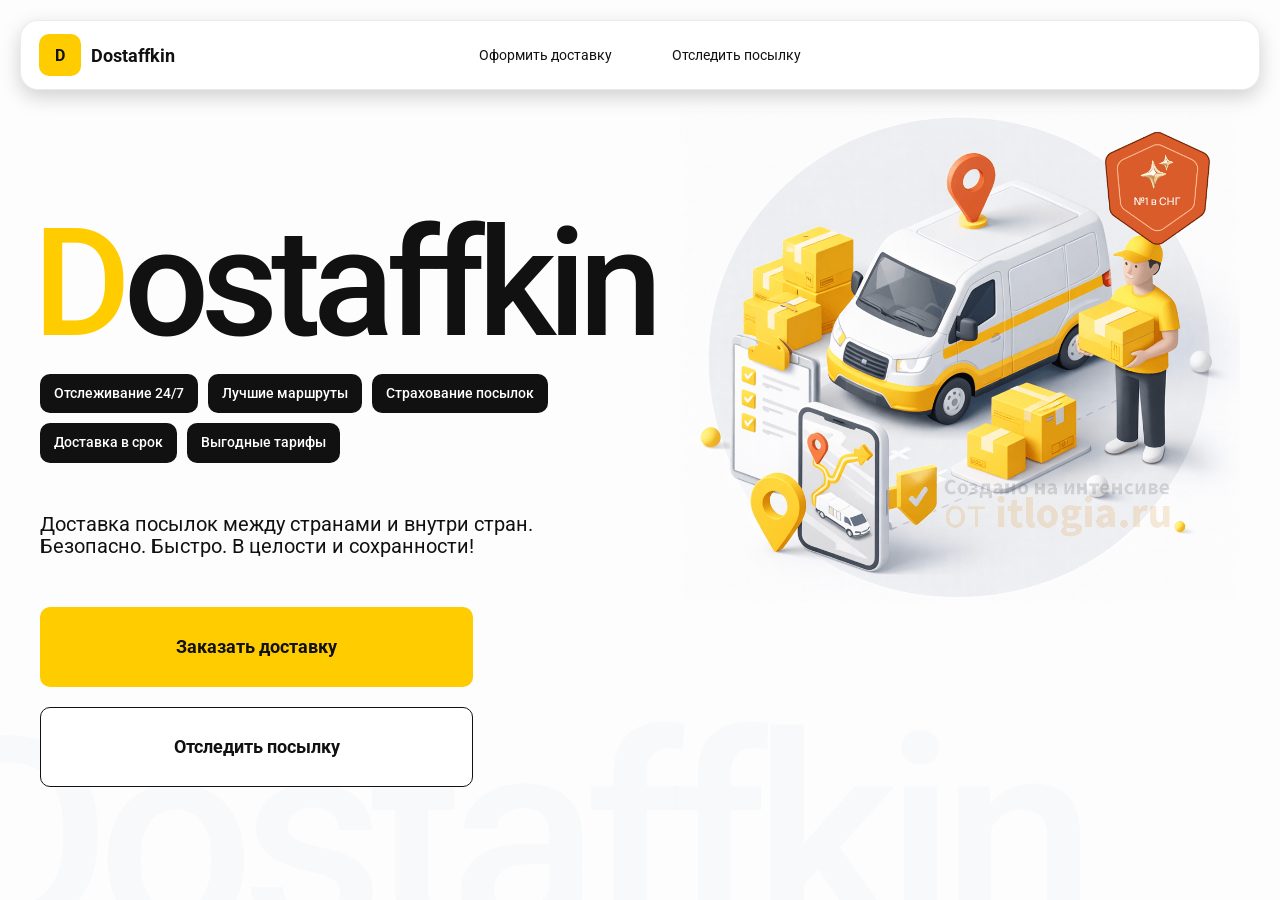
<file: index.html>
<!doctype html>
<html lang="ru">

<head>
    <meta charset="utf-8" />
    <meta name="viewport" content="width=device-width,initial-scale=1,maximum-scale=1,user-scalable=0" />
    <title>Dostaffkin — Доставка посылок между странами и внутри стран. Безопасно. Быстро. В целости и сохранности!
    </title>

    <link href="styles/base.css" rel="stylesheet" />
    <link href="styles/base_adaptive.css" rel="stylesheet" />
    <link href="styles/index.css" rel="stylesheet" />
    <link href="styles/index_adaptive.css" rel="stylesheet" />
</head>

<body>

    <div class="container">
        <header class="header">
            <a class="header-brand" href="#">
                <div class="header-logo">D</div>
                <div class="header-title">Dostaffkin</div>
            </a>
            <nav class="header-menu">
                <a class="header-link" href="./order.html">Оформить <span>доставку</span></a>
                <a class="header-link" href="./track.html">Отследить <span>посылку</span></a>
            </nav>
        </header>
        <main class="main">
            <section class="main-info">
                <div class="main-title">
                    <span>D</span>ostaffkin
                </div>
                <div class="main-features">
                    <div class="main-feature">Отслеживание 24/7</div>
                    <div class="main-feature">Лучшие маршруты</div>
                    <div class="main-feature">Страхование посылок</div>
                    <div class="main-feature">Доставка в срок</div>
                    <div class="main-feature">Выгодные тарифы</div>
                </div>
                <div class="main-description">
                    Доставка посылок между странами и внутри стран.
                    Безопасно. Быстро. В целости и сохранности!
                </div>
                <div class="main-actions">
                    <a class="button" type="button" href="./order.html">Заказать доставку</a>
                    <a class="button button-white" type="button" href="./track.html">Отследить посылку</a>
                </div>
            </section>
            <div class="main-title-ghost">Dostaffkin</div>
            <section class="main-image">
                <img src="images/main-image.png" alt="Main image" />
            </section>

        </main>
    </div>

</body>

</html>
</file>
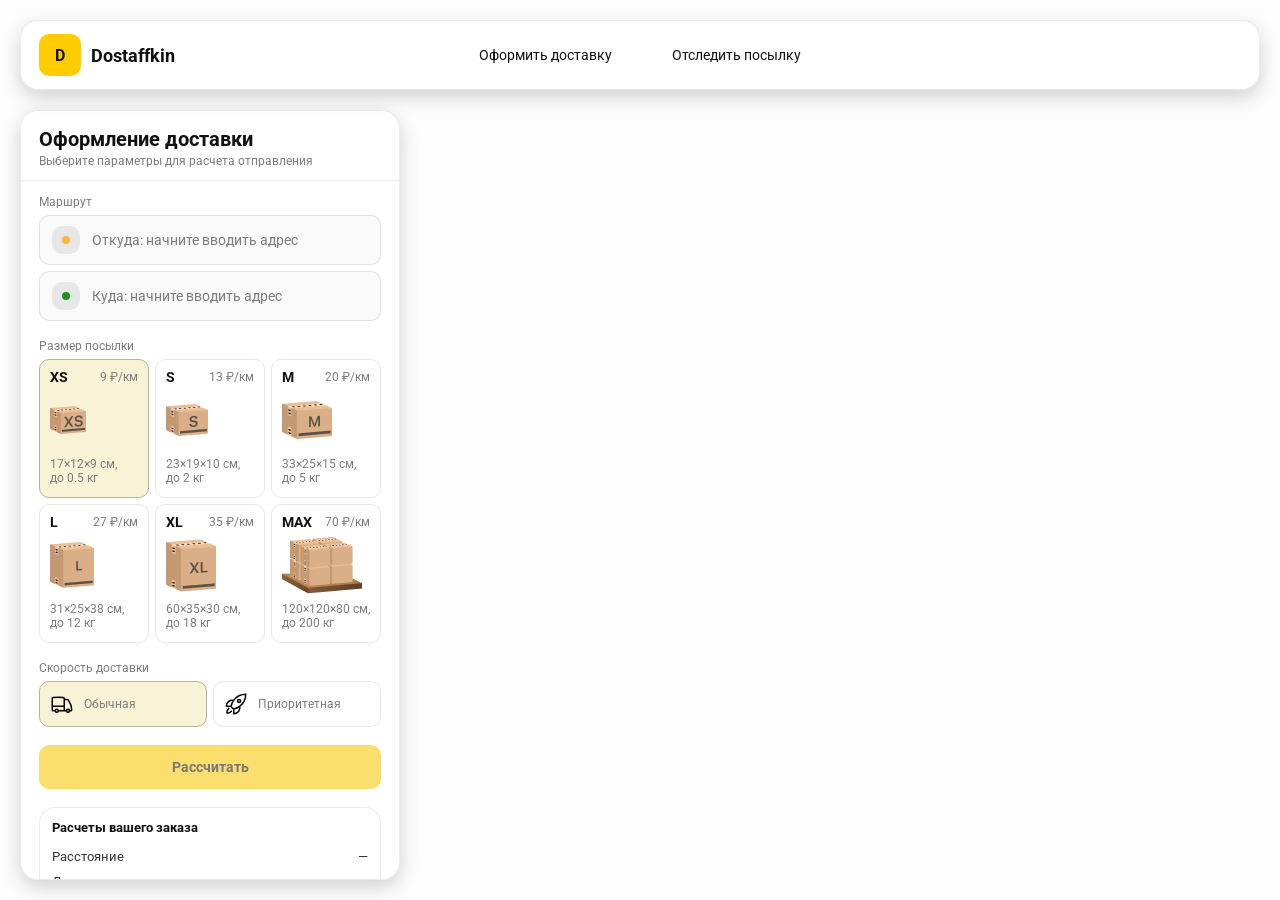
<file: order.html>
<!doctype html>
<html lang="ru">

<head>
    <meta charset="utf-8" />
    <meta name="viewport" content="width=device-width,initial-scale=1,maximum-scale=1,user-scalable=0" />
    <title>Оформление доставки</title>

    <link rel="stylesheet" href="styles/base.css" />
    <link rel="stylesheet" href="styles/base_adaptive.css" />

    <link rel="stylesheet" href="styles/order.css" />
    <link rel="stylesheet" href="styles/order_adaptive.css" />

    <script
        src="https://api-maps.yandex.ru/2.1/?lang=ru_RU&apikey=4f8a5baf-f89e-4607-891c-dd5f0d2381cd&suggest_apikey=21b87ed1-ab5b-4051-b151-4386f12017a4"
        type="text/javascript"></script>
</head>

<body>
    <div id="map"></div>
    <header class="header">
        <a class="header-brand" href="./index.html">
            <div class="header-logo">D</div>
            <div class="header-title">Dostaffkin</div>
        </a>
        <nav class="header-menu">
            <a class="header-link" href="#">Оформить <span>доставку</span></a>
            <a class="header-link" href="./track.html">Отследить <span>посылку</span></a>
        </nav>
    </header>
    <aside class="main" id="sidebar">
        <div class="main-header">
            <div class="main-title">Оформление доставки</div>
            <div class="main-text">Выберите параметры для расчета отправления</div>
        </div>
        <div class="main-content">
            <div class="main-route">
                <div class="main-block-title">Маршрут</div>
                <div class="main-fields">
                    <div class="main-field" id="fromField">
                        <div class="main-pin"></div>
                        <input id="from" placeholder="Откуда: начните вводить адрес" autocomplete="off" />
                        <div class="main-ac" id="fromAc" role="listbox" aria-label="Подсказки адресов"></div>
                    </div>

                    <div class="main-field" id="toField">
                        <div class="main-pin"></div>
                        <input id="to" placeholder="Куда: начните вводить адрес" autocomplete="off" />
                        <div class="main-ac" id="toAc" role="listbox" aria-label="Подсказки адресов"></div>
                    </div>
                </div>
            </div>
            <div class="main-package">
                <div class="main-block-title">Размер посылки</div>

                <div class="main-sizes">
                    <div class="main-size-card is-active" data-value="xs">
                        <div class="main-size-top">
                            <div class="main-size-label">XS</div>
                            <div class="main-size-rate">9 ₽/км</div>
                        </div>
                        <div class="main-size-media">
                            <img src="images/sizes/xs.png" alt="Короб XS" />
                        </div>
                        <div class="main-size-description">17×12×9 см,<br>до 0.5 кг</div>
                    </div>

                    <div class="main-size-card" data-value="s">
                        <div class="main-size-top">
                            <div class="main-size-label">S</div>
                            <div class="main-size-rate">13 ₽/км</div>
                        </div>
                        <div class="main-size-media">
                            <img src="images/sizes/s.png" alt="Короб S" />
                        </div>
                        <div class="main-size-description">23×19×10 см,<br>до 2 кг</div>
                    </div>

                    <div class="main-size-card" data-value="m">
                        <div class="main-size-top">
                            <div class="main-size-label">M</div>
                            <div class="main-size-rate">20 ₽/км</div>
                        </div>
                        <div class="main-size-media">
                            <img src="images/sizes/m.png" alt="Короб M" />
                        </div>
                        <div class="main-size-description">33×25×15 см,<br>до 5 кг</div>
                    </div>

                    <div class="main-size-card" data-value="l">
                        <div class="main-size-top">
                            <div class="main-size-label">L</div>
                            <div class="main-size-rate">27 ₽/км</div>
                        </div>
                        <div class="main-size-media">
                            <img src="images/sizes/l.png" alt="Короб L" />
                        </div>
                        <div class="main-size-description">31×25×38 см,<br>до 12 кг</div>
                    </div>

                    <div class="main-size-card" data-value="xl">
                        <div class="main-size-top">
                            <div class="main-size-label">XL</div>
                            <div class="main-size-rate">35 ₽/км</div>
                        </div>
                        <div class="main-size-media">
                            <img src="images/sizes/xl.png" alt="Короб XL" />
                        </div>
                        <div class="main-size-description">60×35×30 см,<br>до 18 кг</div>
                    </div>

                    <div class="main-size-card" data-value="max">
                        <div class="main-size-top">
                            <div class="main-size-label">MAX</div>
                            <div class="main-size-rate">70 ₽/км</div>
                        </div>
                        <div class="main-size-media main-size-media-palleta">
                            <img src="images/sizes/max.png" alt="Паллета" />
                        </div>
                        <div class="main-size-description">120×120×80 см,<br>до 200 кг</div>
                    </div>
                </div>
            </div>
            <div class="main-speed">
                <div class="main-block-title">Скорость доставки</div>

                <div class="main-speeds">
                    <div class="main-speed-card is-active" data-value="regular">
                        <img class="main-speed-media" src="images/icons/regular.svg" alt="Regular" />
                        <div class="main-speed-description">Обычная</div>
                    </div>
                    <div class="main-speed-card" data-value="fast">
                        <img class="main-speed-media" src="images/icons/fast.svg" alt="Fast" />
                        <div class="main-speed-description">Приоритетная</div>
                    </div>

                </div>
            </div>
            <div class="main-calculate-block">
                <button id="calc" class="button calculate-button" type="button" disabled>Рассчитать</button>
            </div>
            <div class="main-result" id="result">
                <div class="main-result-title">Расчеты вашего заказа</div>
                <div class="main-result-lines">
                    <div class="main-result-line"><span>Расстояние</span><span id="distanceValue">—</span></div>
                    <div class="main-result-line"><span>Доставим через</span><span id="durationValue">—</span></div>
                    <div class="main-result-line"><span>Тариф</span><span id="rateValue">—</span></div>
                </div>
                <div class="main-price">
                    <div class="main-price-label">Итого</div>
                    <div class="main-price-value" id="totalValue">—</div>
                </div>
            </div>
            <div class="main-order-box">
                <div class="main-order-form" id="orderForm">
                    <div class="main-order-title">Оформление доставки</div>
                    <div class="main-block-info-row">
                        <div class="main-block-title">Контакты</div>
                        <div class="order-fields">
                            <div class="main-field">
                                <input id="customerName" placeholder="Ваше имя" autocomplete="off" />
                            </div>
                            <div class="main-field">
                                <input id="customerPhone" placeholder="Ваш телефон" autocomplete="off"
                                    inputmode="tel" />
                            </div>
                        </div>
                    </div>
                    <div class="main-block-info-row extra-info">
                        <div class="main-block-title">Дополнительная информация</div>
                        <div class="main-field textarea">
                            <textarea id="comment" placeholder="Детали доставки и комментарии"></textarea>
                        </div>
                    </div>
                    <button id="submit" class="button main-submit-request" type="button" disabled>Отправить
                        заявку
                    </button>
                </div>

                <div class="main-order-success" id="orderSuccess">
                    <div class="main-success-icon">✓</div>
                    <div class="main-success-title">Заявка отправлена!</div>
                    <div class="main-success-title">Номер отправления – <span id="orderId"></span></div>
                    <div class="main-success-subtitle">Мы скоро свяжемся с вами</div>
                </div>
            </div>
        </div>
    </aside>
    <script src="scripts/order.js"></script>
</body>

</html>
</file>
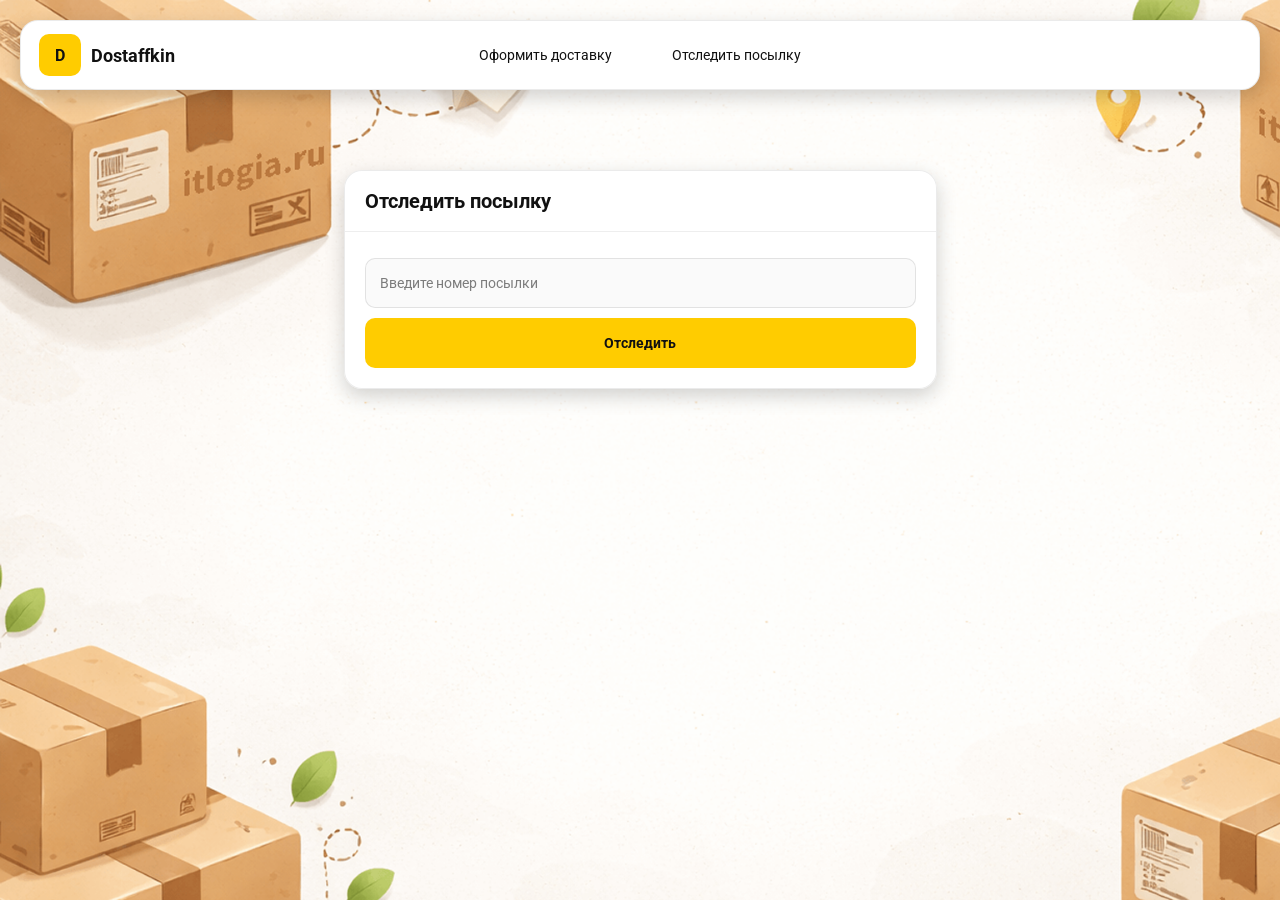
<file: track.html>
<!doctype html>
<html lang="ru">

<head>
    <meta charset="utf-8" />
    <meta name="viewport" content="width=device-width,initial-scale=1,maximum-scale=1,user-scalable=0" />
    <title>Отследить посылку</title>
    <link rel="stylesheet" href="styles/base.css" />
    <link rel="stylesheet" href="styles/base_adaptive.css" />

    <link rel="stylesheet" href="styles/track.css" />
    <link rel="stylesheet" href="styles/track_adaptive.css" />
</head>

<body>
    <div class="container">
        <header class="header">
            <a class="header-brand" href="./index.html">
                <div class="header-logo">D</div>
                <div class="header-title">Dostaffkin</div>
            </a>
            <nav class="header-menu">
                <a class="header-link" href="./order.html">Оформить <span>доставку</span></a>
                <a class="header-link" href="#">Отследить <span>посылку</span></a>
            </nav>
        </header>
        <main class="track-content">
            <section class="track-card track-search">
                <div class="track-title">Отследить посылку</div>
                <div class="track-action">
                    <div class="main-field track-field">
                        <input id="trackNumber" placeholder="Введите номер посылки" autocomplete="off" />
                    </div>
                    <button id="trackButton" class="button track-button" type="button">Отследить</button>
                </div>
            </section>
            <section class="track-card track-result" id="trackResult">
                <div class="track-result-header">
                    <div class="track-id" id="trackIdValue"></div>
                    <div class="track-routes">
                        <div class="track-route">
                            <div class="track-route-pin">
                                <svg xmlns="http://www.w3.org/2000/svg" fill="none" viewBox="0 0 24 24"
                                    stroke-width="1.5" stroke="orange" class="size-6">
                                    <path stroke-linecap="round" stroke-linejoin="round"
                                        d="M15 10.5a3 3 0 1 1-6 0 3 3 0 0 1 6 0Z" />
                                    <path stroke-linecap="round" stroke-linejoin="round"
                                        d="M19.5 10.5c0 7.142-7.5 11.25-7.5 11.25S4.5 17.642 4.5 10.5a7.5 7.5 0 1 1 15 0Z" />
                                </svg>
                            </div>
                            <div class="track-route-address" id="trackFromValue">
                                Откуда: Москва, улица Арбат, 1
                            </div>
                        </div>
                        <div class="track-route track-route-arrow">
                            <svg xmlns="http://www.w3.org/2000/svg" fill="none" viewBox="0 0 24 24" stroke-width="1.5"
                                stroke="currentColor" class="size-6">
                                <path stroke-linecap="round" stroke-linejoin="round"
                                    d="M19.5 13.5 12 21m0 0-7.5-7.5M12 21V3" />
                            </svg>
                        </div>
                        <div class="track-route">
                            <div class="track-route-pin">
                                <svg xmlns="http://www.w3.org/2000/svg" fill="none" viewBox="0 0 24 24"
                                    stroke-width="1.5" stroke="green" class="size-6">
                                    <path stroke-linecap="round" stroke-linejoin="round"
                                        d="M15 10.5a3 3 0 1 1-6 0 3 3 0 0 1 6 0Z" />
                                    <path stroke-linecap="round" stroke-linejoin="round"
                                        d="M19.5 10.5c0 7.142-7.5 11.25-7.5 11.25S4.5 17.642 4.5 10.5a7.5 7.5 0 1 1 15 0Z" />
                                </svg>
                            </div>
                            <div class="track-route-address" id="trackToValue">
                                Куда: Минск, проспект Независимости, 58
                            </div>
                        </div>
                    </div>
                </div>
                <div class="track-info">
                    <div class="track-status-title">Статус данной посылки:</div>
                    <div class="track-status-list" id="trackStatusList">

                    </div>
                </div>
            </section>
        </main>
    </div>
    <script src="scripts/track.js"></script>
</body>

</html>
</file>
<file: styles/base.css>
*, *::before, *::after {
    box-sizing: border-box;
}

@font-face {
    font-family: "Roboto";
    src: url("../fonts/Roboto-Regular.ttf");
    font-weight: normal;
}

@font-face {
    font-family: "Roboto";
    src: url("../fonts/Roboto-Bold.ttf");
    font-weight: bold;
}

@font-face {
    font-family: "Roboto";
    src: url("../fonts/Roboto-Medium.ttf");
    font-weight: 500;
}

html, body {
    margin: 0;
    color: #111111;
    font-family: "Roboto", sans-serif;
}

body {
    background: #FDFDFD;
}

.header {
    border-radius: 18px;
    box-shadow: 0 7px 20px 0 #0000002E;
    background: #FFFFFF;
    left: 20px;
    border: 1px solid rgba(0, 0, 0, 0.08);
    position: fixed;
    right: 20px;
    top: 20px;
    padding: 14px 18px;
    height: 70px;
    display: flex;
    align-items: center;
    z-index: 6;
}

.header-brand {
    display: flex;
    align-items: center;
    text-decoration: none;
    gap: 10px;
}

.header-logo {
    width: 42px;
    height: 42px;
    border-radius: 10px;
    background: #FFCC00;
    display: grid;
    place-items: center;
    font-weight: bold;
    color: #111;
}

.header-title {
    font-size: 18px;
    font-weight: bold;
    color: #111111;
    text-decoration: none;
}

.header-menu {
    display: flex;
    align-items: center;
    gap: 60px;
    margin: 0;
    position: absolute;
    left: 50%;
    transform: translateX(-50%);
}

.header-link {
    font-size: 14px;
    color: #111111;
    text-decoration: none;
}

.button {
    border: 0;
    outline: none;
    height: 44px;
    border-radius: 10px;
    font-size: 14px;
    font-weight: bold;
    cursor: pointer;
    font-family: inherit;
    transition: transform .08s ease, opacity .12s ease;
    background: #ffcc00;
    color: #111111;
    text-align: center;
    text-decoration: none;
}

.button:hover {
    background-color: #E5BC19;
}

.button:disabled {
    cursor: not-allowed;
    background-color: #FADE6E;
    color: #787878;
    transform: none;
}

.button.button-white {
    background: #ffffff;
    border: 1px solid #111111;
}

.button.button-white:hover {
    background: rgb(241 241 241);
}

.main-field {
    display: flex;
    align-items: center;
    margin-top: 6px;
    gap: 10px;
    border: 1px solid #1111111A;
    background: #FAFAFA;
    border-radius: 10px;
    padding: 10px 12px;
    position: relative;
    box-sizing: border-box;
    height: 50px;
}

.main-field.textarea {
    height: auto;
}

.main-pin {
    width: 28px;
    height: 28px;
    border-radius: 10px;
    background: rgba(17, 17, 17, 0.08);
    display: grid;
    place-items: center;
    flex: 0 0 auto;
    position: relative;
}

.main-pin::before {
    content: "";
    width: 8px;
    height: 8px;
    border-radius: 999px;
    background: orange;
    opacity: .75;
    display: block;
}

.main-field:last-child .main-pin::before {
    background: green;
    opacity: .85;
}

input, textarea {
    width: 100%;
    border: 0;
    outline: none;
    background: transparent;
    font-size: 14px;
    color: #111111;
    font-family: inherit;
}

textarea {
    resize: vertical;
    min-height: 72px;
    padding: 2px 0;
}

input::placeholder, textarea::placeholder {
    color: #7C7C7C;
}

.main-field:focus-within {
    border-color: rgba(0, 0, 0, 0.20);
    box-shadow: 0 0 0 4px rgba(255, 204, 0, 0.35);
    background: rgba(255, 255, 255, 0.75);
}
</file>
<file: styles/base_adaptive.css>
@media (max-width: 767px) {
    .header {
        left: 10px;
        right: 10px;
        top: 10px;
    }

    .header-link span {
        display: none;
    }

    .header-menu {
        gap: 20px;
        justify-content: flex-start;
        margin: 0 0 0 30px;
        position: static;
        transform: none;
    }
}

@media (max-width: 420px) {
    .header-title {
        display: none;
    }
}

@media (max-width: 374px) {
    .header-menu {
        gap: 10px;
        margin: 0 0 0 10px;
    }
}
</file>
<file: styles/index.css>
.container {
    overflow: hidden;
    min-height: 100vh;
}

.main {
    padding: 111px 40px 40px;
    position: relative;
    display: flex;
}

.main-info {
    max-width: 840px;
    width: 100%;
    position: relative;
}

.main-title {
    margin-top: 98px;
    font-weight: 500;
    font-size: 200px;
    line-height: 1;
    letter-spacing: -0.05em;
    color: #111111;
    left: -15px;
    position: relative;
}

.main-title span {
    color: #ffcc00;
}

.main-features {
    margin-top: 15px;
    display: flex;
    flex-wrap: wrap;
    gap: 10px;
}

.main-feature {
    background: #111111;
    color: #ffffff;
    padding: 12px 14px;
    font-weight: 500;
    font-size: 14px;
    line-height: 1.1;
    border-radius: 10px;
}

.main-description {
    margin-top: 50px;
    max-width: 500px;
    font-size: 20px;
    line-height: 1.1;
    color: #111111;
}

.main-actions {
    margin-top: 50px;
    display: flex;
    flex-direction: column;
    gap: 20px;
}

.main-actions .button {
    height: 80px;
    width: 433px;
    font-size: 18px;
    font-weight: bold;
    place-items: center;
    display: grid;
}

.main-title-ghost {
    position: absolute;
    z-index: -1;
    left: -70px;
    bottom: -150px;
    font-weight: 500;
    font-size: 278px;
    line-height: 1;
    letter-spacing: -0.05em;
    color: #ECEDF04D;
}

.main-image {
    width: 1024px;
    top: 100px;
    z-index: -2;
}

.main-image img {
    width: 100%;
    max-width: 1024px;
    height: auto;
    display: block;
}
</file>
<file: styles/index_adaptive.css>
@media (max-width: 1760px) {
    .main-title {
        font-size: 150px;
        left: -7px;
    }

    .main-info {
        max-width: 640px;
    }
}

@media (max-width: 1200px) {
    .main-info {
        max-width: 540px;
    }

    .main {
        padding: 111px 20px 20px;
    }

    .main-title {
        font-size: 120px;
        left: -4px;
    }

    .main-title-ghost {
        font-size: 220px;
    }
}

@media (max-width: 1024px) {
    .main-title {
        margin-top: 30px;
    }

    .main {
        flex-direction: column-reverse;
    }

    .main-image {
        max-width: 350px;
        position: absolute;
        left: 370px;
        top: 370px;
    }

    .main-info {
        max-width: 100%;
    }

    .main-actions {
        gap: 10px;
    }

    .main-actions .button {
        height: 50px;
        font-size: 14px;
        width: auto;
        max-width: 300px;
    }

    .main-description {
        max-width: 350px;
    }
}

@media (max-width: 570px) {
    .main-title {
        font-size: 88px;
    }

    .main-description {
        max-width: 100%
    }

    .main-actions {
       width: 100%;
    }

    .main-actions .button {
        width: 100%;
        max-width: 100%
    }

    .main-image {
        max-width: 650px;
        position: absolute;
        left: 170px;
        top: 70px;
        opacity: 0.2;
    }
}

@media (max-width: 400px) {
    .main-title {
        font-size: 70px;
    }
}
</file>
<file: styles/order.css>
#map {
    position: fixed;
    inset: 0;
}

.main {
    border-radius: 18px;
    box-shadow: 0 7px 20px 0 #0000002E;
    backdrop-filter: blur(10px);
    background: rgba(255, 255, 255, 0.96);
    left: 20px;
    border: 1px solid rgba(0, 0, 0, 0.08);
    position: fixed;
    top: 110px;
    bottom: 20px;
    width: 380px;
    display: flex;
    flex-direction: column;
    overflow: hidden;
    z-index: 5;
}

.main-header {
    padding: 18px 18px 12px 18px;
    border-bottom: 1px solid rgba(0, 0, 0, 0.06);
    display: flex;
    flex-direction: column;
}

.main-title {
    font-size: 20px;
    line-height: 100%;
    font-weight: bold;
}

.main-text {
    font-size: 12px;
    margin-top: 5px;
    color: #7C7C7C;
}

.main-content {
    padding: 14px 18px 18px 18px;
    overflow: auto;
    scrollbar-width: none;
    display: flex;
    flex-direction: column;
    gap: 18px;
    flex: 1;
}

.main-block-title {
    font-size: 12px;
    color: #7C7C7C;
}

.main-route .main-block-title,
.main-package .main-block-title {
    margin-bottom: 6px;
}

.main-sizes {
    display: grid;
    gap: 6px;
    grid-template-columns: repeat(3, 1fr);
}

.main-size-card {
    border: 1px solid #E8E8E7;
    background: #FFFFFF;
    border-radius: 10px;
    padding: 10px;
    cursor: pointer;
    user-select: none;
    transition: transform .08s ease, border-color .12s ease, background .12s ease;
    min-height: 139px;
}

.main-size-card:hover {
    transform: translateY(-1px);
}

.main-size-card.is-active {
    background-color: #F8F2D6;
    border-color: #B7B196;
}

.main-size-top {
    display: flex;
    align-items: center;
    justify-content: space-between;
}

.main-size-label {
    font-weight: bold;
    font-size: 14px;
    color: #111111;
    line-height: 100%;
}

.main-size-rate {
    font-size: 12px;
    color: #7C7C7C;
    line-height: 100%;
}

.main-size-media {
    margin-top: 8px;
    height: 57px;
}

.main-size-description {
    margin-top: 8px;
    font-size: 12px;
    color: #7C7C7C;
    line-height: 1.2;
}

.calculate-button {
    width: 100%;
}

.main-result {
    border: 1px solid rgba(0, 0, 0, 0.08);
    background: rgba(255, 255, 255, 0.75);
    border-radius: 16px;
    padding: 12px;
    line-height: 1.25;
}

.main-result-title {
    font-weight: bold;
    font-size: 13px;
    color: #111111;
    margin-bottom: 13px;
}

.main-result-lines {
    gap: 8px;
    display: flex;
    flex-direction: column;
}

.main-result-line {
    font-size: 13px;
    color: rgba(17, 17, 17, 0.85);
    display: flex;
    justify-content: space-between;
}

.main-price {
    margin-top: 18px;
    padding-top: 10px;
    border-top: 1px dashed rgba(0, 0, 0, 0.12);
    display: flex;
    align-items: baseline;
    justify-content: space-between;
}

.main-price-label {
    font-size: 12px;
    color: rgba(17, 17, 17, 0.55);
}

.main-price-value {
    font-size: 20px;
    font-weight: bold;
    color: #111111;
    letter-spacing: -0.3px;
}

.main-order-box {
    background: #ffffff;
    border: 1px solid #E8E8E7;
    border-radius: 10px;
    padding: 12px;
}

.main-order-title {
    margin-bottom: 8px;
    font-weight: bold;
    font-size: 14px;
    color: #111111;
}

.main-block-info {
    display: flex;
    flex-direction: column;
    gap: 6px;
}

.order-fields {
    display: grid;
    grid-template-columns: 1fr 1fr;
    column-gap: 10px;
    margin-top: 6px;
}

.main-block-info-row.extra-info {
    display: block;
    margin-top: 13px;
}

.main-submit-request {
    width: 100%;
    margin-top: 6px;
}

.main-order-success {
    display: none;
    text-align: center;
    padding: 22px 12px;
    gap: 12px;
}

.main-order-success.is-visible {
    display: flex;
    flex-direction: column;
    align-items: center;
}

.main-success-icon {
    width: 56px;
    height: 56px;
    border-radius: 50%;
    background: #16a34a;
    color: #ffffff;
    display: grid;
    place-items: center;
    font-size: 30px;
}

.main-success-title {
    font-size: 14px;
    font-weight: bold;
    color: #111111;
}

.main-success-subtitle {
    font-size: 12px;
    color: rgba(17, 17, 17, 0.55);
    line-height: 1.3;
}

.main-speed .main-block-title {
    margin-bottom: 6px;
}

.main-speeds {
    display: grid;
    gap: 6px;
    grid-template-columns: repeat(2, 1fr);
}

.main-speed-card {
    border: 1px solid #E8E8E7;
    background: #FFFFFF;
    border-radius: 10px;
    padding: 10px;
    cursor: pointer;
    user-select: none;
    transition: transform .08s ease, border-color .12s ease, background .12s ease;
    display: flex;
    align-items: center;
    gap: 10px;
}

.main-speed-card:hover {
    transform: translateY(-1px);
}

.main-speed-card.is-active {
    background-color: #F8F2D6;
    border-color: #B7B196;
}

.main-speed-description {
    font-size: 12px;
    color: #7C7C7C;
    line-height: 1.2;
}
</file>
<file: styles/order_adaptive.css>
@media (max-width: 767px) {
    .main {
        left: 10px;
        right: 10px;
        top: 50%;
        bottom: 12px;
        width: auto;
        max-width: none;
    }
}

@media (max-width: 420px) {
    .main-sizes {
        grid-template-columns: repeat(2, 1fr);
    }
}
</file>
<file: styles/track.css>
.container {
    background: #F4F4F4 url("../images/track-bg.png");
    background-size: cover;
    min-height: 100vh;
    padding: 170px 0 50px 0;
}

.track-content {
    width: 593px;
    margin: 0 auto;
}

.track-card {
    width: 100%;
    border-radius: 18px;
    box-shadow: 0 7px 20px 0 #0000002E;
    backdrop-filter: blur(10px);
    background: rgba(255, 255, 255, 0.96);
    border: 1px solid rgba(0, 0, 0, 0.08);
}

.track-title {
    font-size: 20px;
    line-height: 100%;
    font-weight: bold;
    border-bottom: 1px solid #EEEEEE;
    padding: 20px;
}

.track-action {
    padding: 20px;
}

.track-button {
    width: 100%;
    height: 50px;
}

.track-field {
    margin-bottom: 10px;
}

.track-result {
    margin-top: 5px;
    display: none;
}

.track-result.is-visible {
    display: block;
}

.track-result-header {
    font-weight: bold;
    font-size: 14px;
    color: #111111;
    padding: 20px;
    border-bottom: 1px solid #EEEEEE;
}

.track-id {
    margin-bottom: 12px;
    font-size: 20px;
}

.track-routes {
    display: flex;
    flex-direction: column;
    gap: 10px;
    font-weight: normal;
}

.track-route {
    display: flex;
    align-items: center;
    gap: 10px;
}

.track-route-pin {
    width: 24px;
    height: 24px;
    flex-shrink: 0;
}

.track-route-arrow {
    padding: 15px 0;
    width: 24px;
    height: 24px;
}

.track-info {
    padding: 20px;
}

.track-status {
    display: flex;
    align-items: center;
    font-size: 12px;
    gap: 10px;
}

.track-status-title {
    font-size: 14px;
    color: #111111;
    margin-bottom: 20px;
}

.track-status-list {
    display: flex;
    flex-direction: column;
    gap: 15px;
}

.track-status-icon {
    width: 40px;
    height: 40px;
    border-radius: 50%;
    background: rgba(17, 17, 17, 0.08);
    display: grid;
    place-items: center;
    flex: 0 0 auto;
}

.track-status.created .track-status-icon {
    background-color: #F1CB00;
}

.track-status.in-way .track-status-icon {
    background-color: #F08A11;
}

.track-status.ready .track-status-icon {
    background-color: #A35D0A;
}

.track-status.done .track-status-icon {
    background-color: #37C93B;
}

.track-status-text {
    display: flex;
    align-items: center;
    justify-content: space-between;
    color: #111111;
    font-size: 12px;
    flex: 1;
}

.track-status-date {
    color: rgba(17, 17, 17, 0.55);
}
</file>
<file: styles/track_adaptive.css>
@media (max-width: 767px) {
    .container {
        padding: 130px 0 50px 0;
    }

    .track-content {
        width: 100%;
        padding-left: 10px;
        padding-right: 10px;
    }

    .track-result-header {
        padding: 20px;
    }
}
</file>
